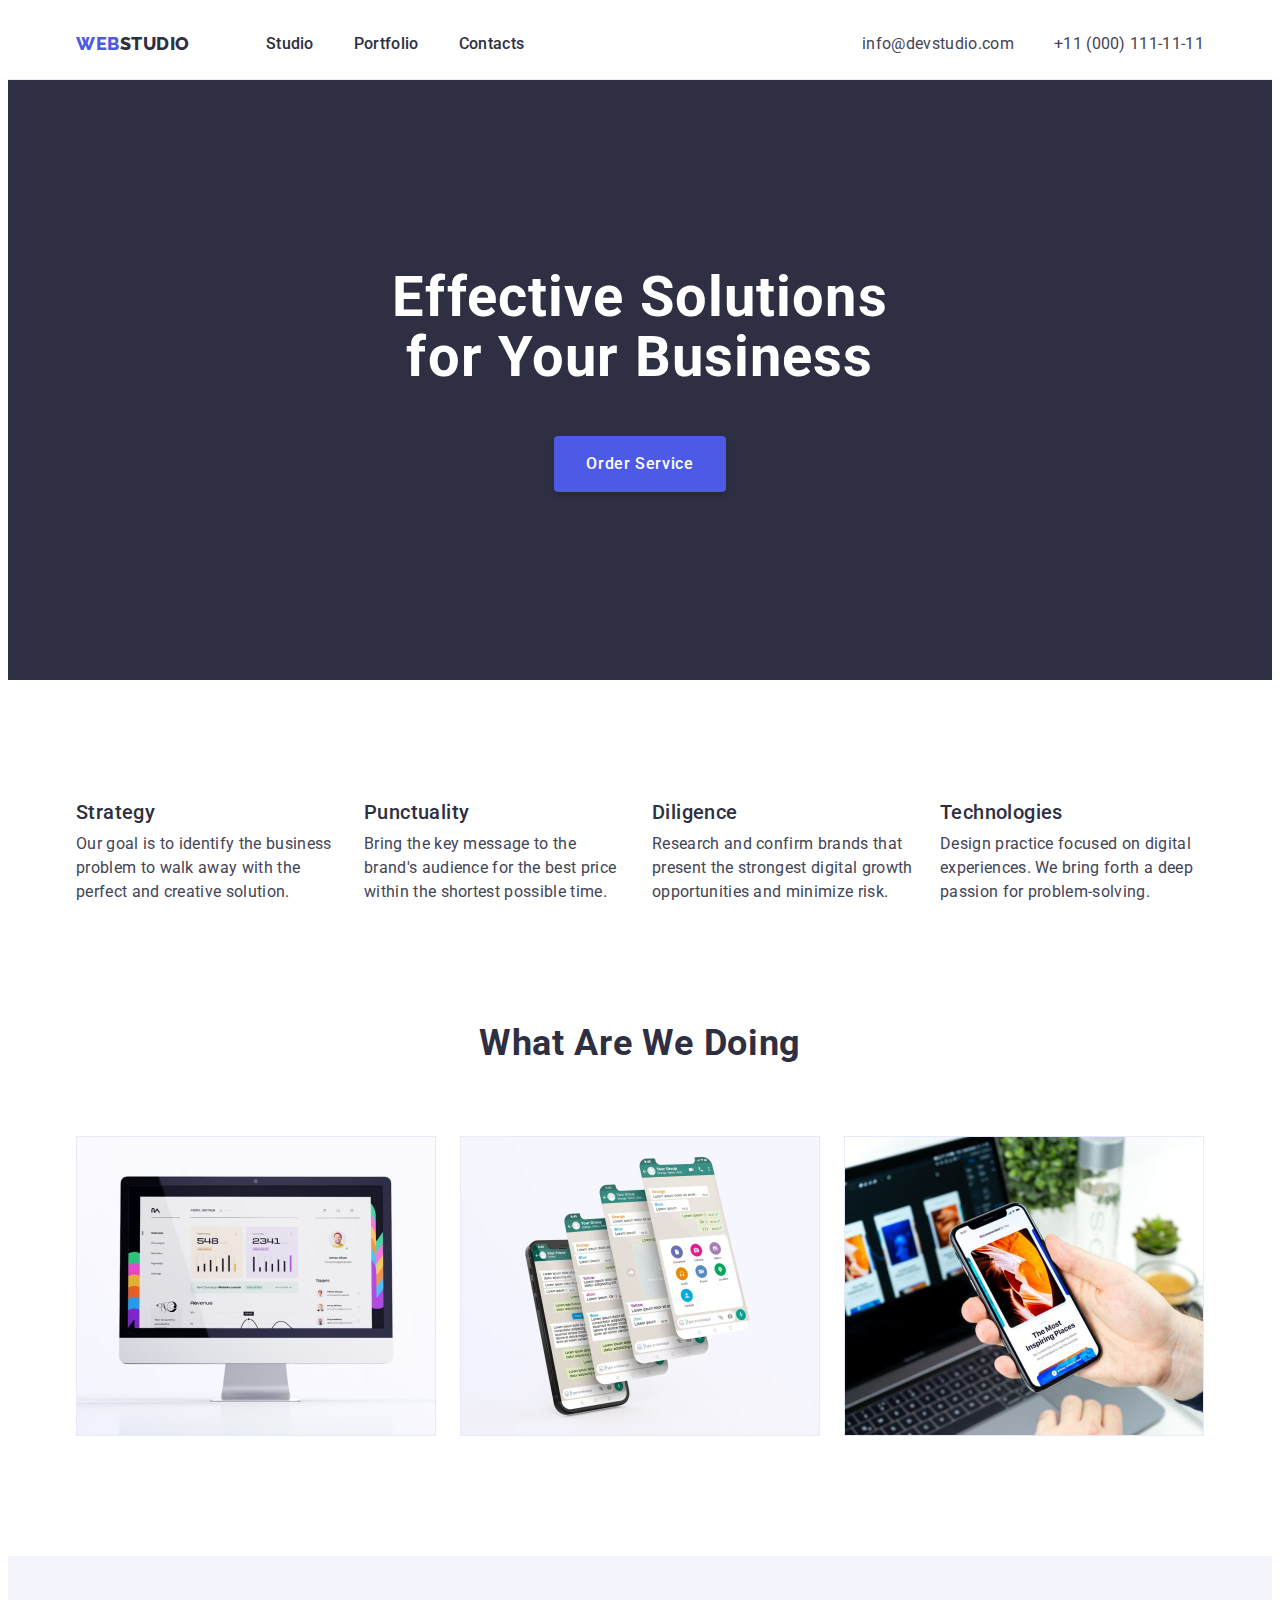
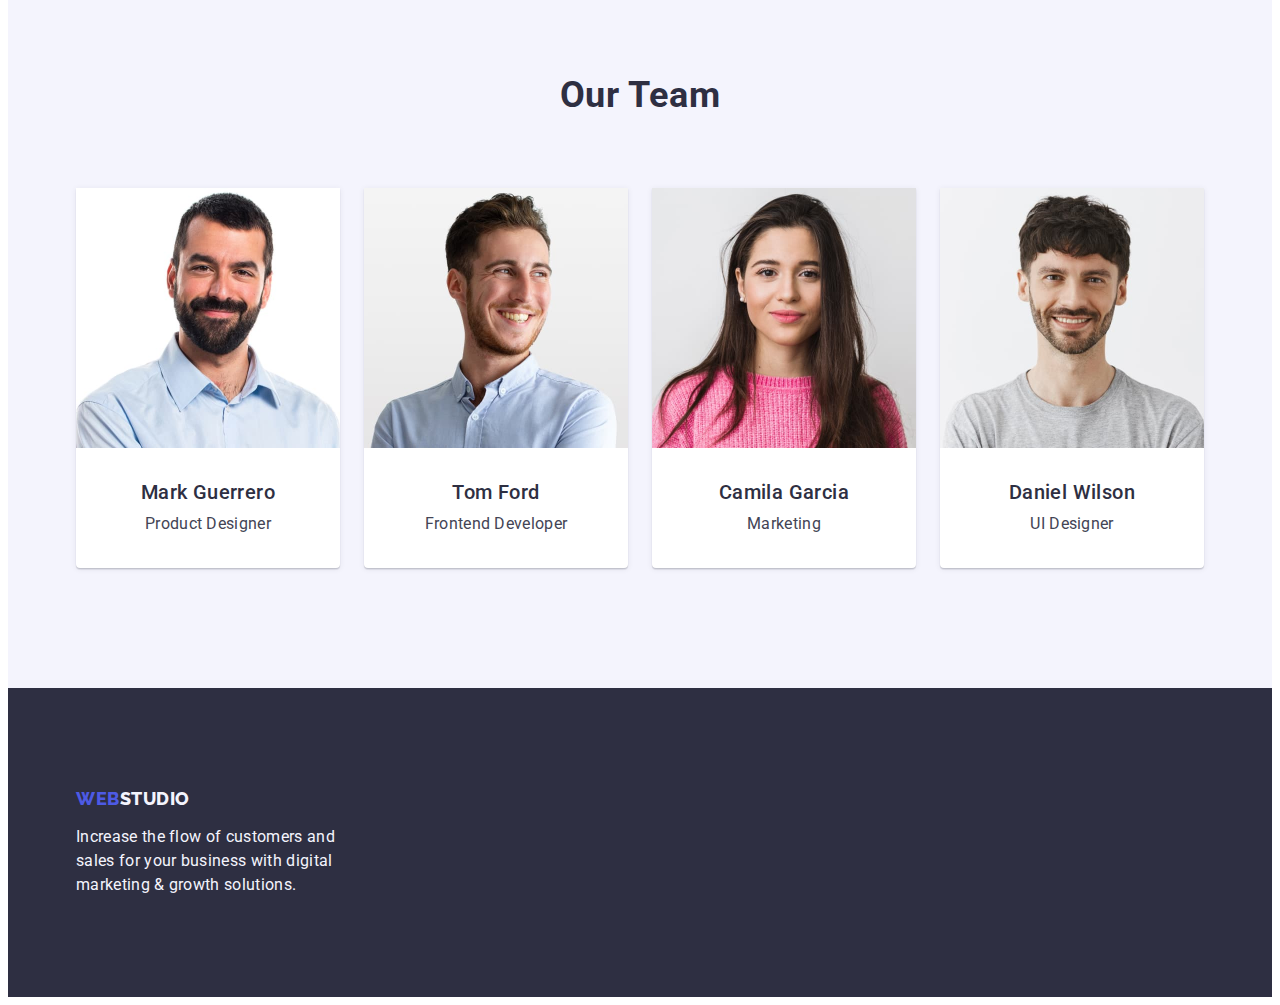
<file: index.html>
<!DOCTYPE html>
<html lang="en">
  <head>
    <meta charset="UTF-8" />
    <meta name="viewport" content="width=device-width, initial-scale=1.0" />
    <link rel="preconnect" href="https://fonts.googleapis.com" />
    <link rel="preconnect" href="https://fonts.gstatic.com" crossorigin />
    <link
      href="https://fonts.googleapis.com/css2?family=Raleway:wght@800&family=Roboto:wght@400;500;700&display=swap"
      rel="stylesheet"
    />
    <link
      rel="stylesheet"
      href="https://cdnjs.cloudflare.com/ajax/libs/modern-normalize/2.0.0/modern-normalize.min.css"
      integrity="sha512-4xo8blKMVCiXpTaLzQSLSw3KFOVPWhm/TRtuPVc4WG6kUgjH6J03IBuG7JZPkcWMxJ5huwaBpOpnwYElP/m6wg=="
      crossorigin="anonymous"
      referrerpolicy="no-referrer"
    />
    <link rel="stylesheet" href="./css/style.css" />
    <title>WebStudio</title>
  </head>
  <body>
    <header class="header">
      <!-- -------------------------------header-section------------------------------- -->

      <div class="container header-container">
        <nav class="header-nav">
          <a href="./index.html" class="logo link"
            >Web<span class="logo-dark">Studio</span>
          </a>
          <ul class="header-nav-list list">
            <li class="nav-list-item">
              <a href="./index.html" class="nav-list-content link body-text">
                Studio
              </a>
            </li>
            <li class="nav-list-item">
              <a href="./portfolio.html" class="nav-list-content link body-text"
                >Portfolio
              </a>
            </li>
            <li class="nav-list-item">
              <a href="" class="nav-list-content link body-text">Contacts</a>
            </li>
          </ul>
        </nav>

        <address class="header-address">
          <ul class="header-address-list list">
            <li class="address-list-item">
              <a
                href="mailto:info@devstudio.com"
                class="address-list-content link body-text"
                >info@devstudio.com</a
              >
            </li>
            <li class="address-list-item">
              <a
                href="tel:+110001111111"
                class="address-list-content link body-text"
                >+11 (000) 111-11-11</a
              >
            </li>
          </ul>
        </address>
      </div>
    </header>

    <main class="main-block">
      <!-- -------------------------------herro-section------------------------------- -->

      <section class="herro">
        <div class="container herro-container">
          <h1 class="herro-title h-one-text">
            Effective Solutions for Your Business
          </h1>
          <button type="button" class="herro-button button-text">
            Order Service
          </button>
        </div>
      </section>
      <!-- -------------------------------benefits-section------------------------------- -->

      <section class="benefits-section">
        <div class="container">
          <h2 class="visually-hidden benefits-title h-two-text">Benefits</h2>
          <ul class="benefits-list list">
            <li class="benefits-list-item">
              <h3 class="benefits-list-title h-three-text">Strategy</h3>
              <p class="benefits-list-text body-text">
                Our goal is to identify the business problem to walk away with
                the perfect and creative solution.
              </p>
            </li>
            <li class="benefits-list-item">
              <h3 class="benefits-list-title h-three-text">Punctuality</h3>
              <p class="benefits-list-text body-text">
                Bring the key message to the brand's audience for the best price
                within the shortest possible time.
              </p>
            </li>
            <li class="benefits-list-item">
              <h3 class="benefits-list-title h-three-text">Diligence</h3>
              <p class="benefits-list-text body-text">
                Research and confirm brands that present the strongest digital
                growth opportunities and minimize risk.
              </p>
            </li>
            <li class="benefits-list-item">
              <h3 class="benefits-list-title h-three-text">Technologies</h3>
              <p class="benefits-list-text body-text">
                Design practice focused on digital experiences. We bring forth a
                deep passion for problem-solving.
              </p>
            </li>
          </ul>
        </div>
      </section>
      <!-- -------------------------------product-section------------------------------- -->

      <section class="product-section">
        <div class="container">
          <h2 class="product-section-title h-two-text">What are we doing</h2>
          <ul class="product-section-list list">
            <li class="product-section-items">
              <img
                class="product-section-img"
                src="./images/product/product1.jpg"
                alt="computer app"
                width="360"
              />
            </li>
            <li class="product-section-items">
              <img
                class="product-section-img"
                src="./images/product/product2.jpg"
                alt="mobille app"
                width="360"
              />
            </li>
            <li class="product-section-items">
              <img
                class="product-section-img"
                src="./images/product/product3.jpg"
                alt="mobille app"
                width="360"
              />
            </li>
          </ul>
        </div>
      </section>
      <!-- -------------------------------team-section------------------------------- -->

      <section class="team-section">
        <div class="container">
          <h2 class="team-title h-two-text">Our Team</h2>
          <ul class="team-list list">
            <li class="team-list-item">
              <img
                class="team-list-img"
                src="./images/team/our-team1.jpg"
                alt="team member (male)"
                width="264"
              />
              <div class="title-text-container">
                <h3 class="team-list-title h-three-text">Mark Guerrero</h3>
                <p class="team-list-text body-text">Product Designer</p>
              </div>
            </li>
            <li class="team-list-item">
              <img
                class="team-list-img"
                src="./images/team/our-team2.jpg"
                alt="team member (male)"
                width="264"
              />
              <div class="title-text-container">
                <h3 class="team-list-title h-three-text">Tom Ford</h3>
                <p class="team-list-text body-text">Frontend Developer</p>
              </div>
            </li>
            <li class="team-list-item">
              <img
                class="team-list-img"
                src="./images/team/our-team3.jpg"
                alt="team member (female)"
                width="264"
              />
              <div class="title-text-container">
                <h3 class="team-list-title h-three-text">Camila Garcia</h3>
                <p class="team-list-text body-text">Marketing</p>
              </div>
            </li>
            <li class="team-list-item">
              <img
                class="team-list-img"
                src="./images/team/our-team4.jpg"
                alt="team member (male)"
                width="264"
              />
              <div class="title-text-container">
                <h3 class="team-list-title h-three-text">Daniel Wilson</h3>
                <p class="team-list-text body-text">UI Designer</p>
              </div>
            </li>
          </ul>
        </div>
      </section>
    </main>
    <footer class="footer">
      <!-- -------------------------------footer-section------------------------------- -->

      <div class="container footer-container">
        <a href="./index.html" class="logo link"
          >Web<span class="logo-light">Studio</span></a
        >
        <p class="footer-text body-text">
          Increase the flow of customers and sales for your business with
          digital marketing & growth solutions.
        </p>
      </div>
    </footer>
  </body>
</html>
</file>
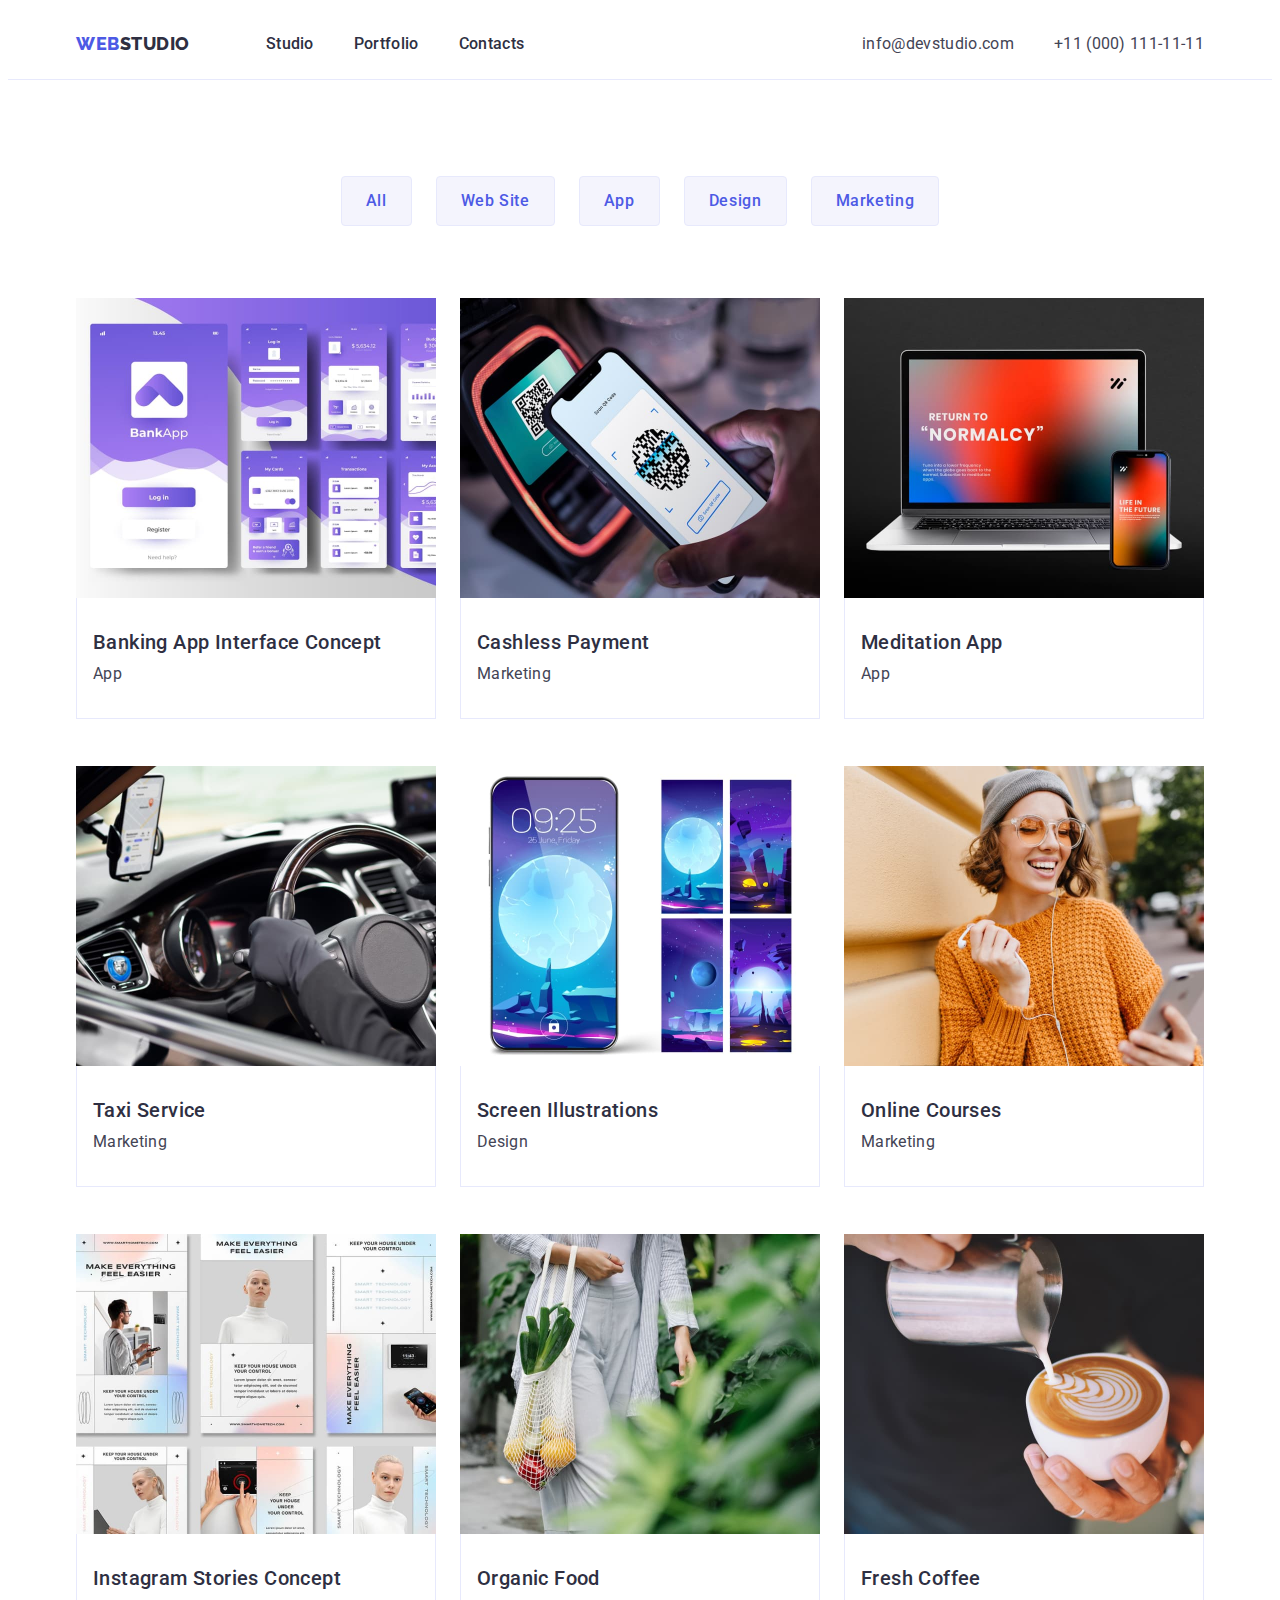
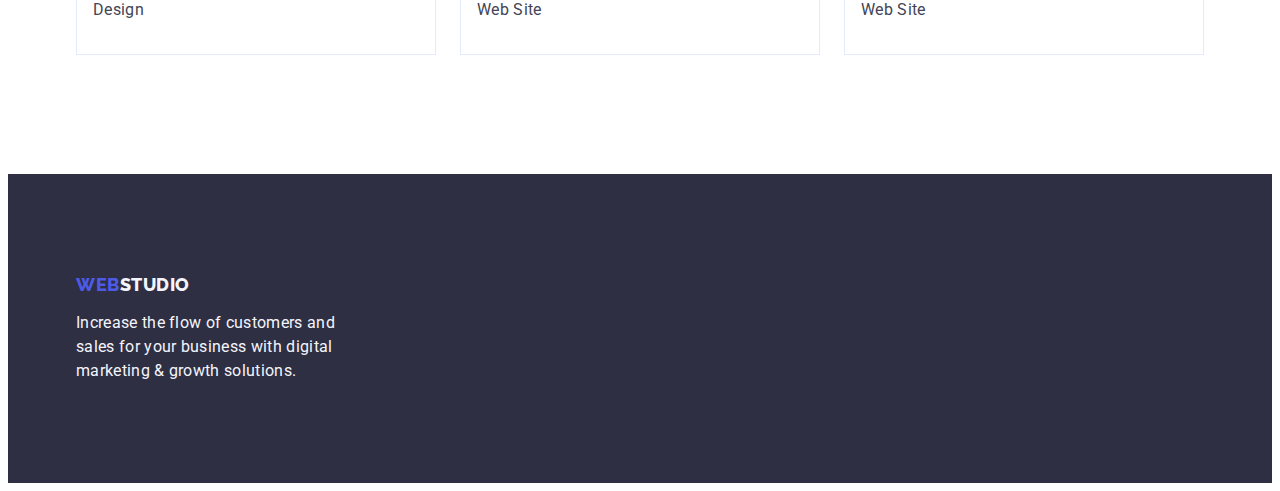
<file: portfolio.html>
<!DOCTYPE html>
<html lang="en">
  <head>
    <meta charset="UTF-8" />
    <meta name="viewport" content="width=device-width, initial-scale=1.0" />
    <link rel="preconnect" href="https://fonts.googleapis.com" />
    <link rel="preconnect" href="https://fonts.gstatic.com" crossorigin />
    <link
      href="https://fonts.googleapis.com/css2?family=Raleway:wght@800&family=Roboto:wght@400;500;700&display=swap"
      rel="stylesheet"
    />
    <link
      rel="stylesheet"
      href="https://cdnjs.cloudflare.com/ajax/libs/modern-normalize/2.0.0/modern-normalize.min.css"
      integrity="sha512-4xo8blKMVCiXpTaLzQSLSw3KFOVPWhm/TRtuPVc4WG6kUgjH6J03IBuG7JZPkcWMxJ5huwaBpOpnwYElP/m6wg=="
      crossorigin="anonymous"
      referrerpolicy="no-referrer"
    />
    <link rel="stylesheet" href="./css/style.css" />
    <title>WebStudio</title>
  </head>
  <body>
    <header class="header">
      <!-- -------------------------------header-section------------------------------- -->

      <div class="container header-container">
        <nav class="header-nav">
          <a href="./index.html" class="logo link"
            >Web<span class="logo-dark">Studio</span></a
          >
          <ul class="header-nav-list list">
            <li class="nav-list-item">
              <a href="./index.html" class="nav-list-content link body-text">
                Studio</a
              >
            </li>
            <li class="nav-list-item">
              <a href="./portfolio.html" class="nav-list-content link body-text"
                >Portfolio</a
              >
            </li>
            <li class="nav-list-item">
              <a href="" class="nav-list-content link body-text">Contacts</a>
            </li>
          </ul>
        </nav>

        <address class="header-address">
          <ul class="header-address-list list">
            <li class="address-list-item">
              <a
                href="mailto:info@devstudio.com"
                class="address-list-content link body-text"
                >info@devstudio.com</a
              >
            </li>
            <li class="address-list-item">
              <a
                href="tel:+110001111111"
                class="address-list-content link body-text"
                >+11 (000) 111-11-11</a
              >
            </li>
          </ul>
        </address>
      </div>
    </header>
    <main>
      <section class="all-products-section">
        <div class="container">
          <!-- -------------------------------nav-section------------------------------- -->

          <h1 class="all-products-title visually-hidden">Products</h1>
          <ul class="all-products-nav list">
            <li class="product-nav-item">
              <button type="button" class="product-nav-button button-text">
                All
              </button>
            </li>
            <li class="product-nav-item">
              <button type="button" class="product-nav-button button-text">
                Web Site
              </button>
            </li>
            <li class="product-nav-item">
              <button type="button" class="product-nav-button button-text">
                App
              </button>
            </li>
            <li class="product-nav-item">
              <button type="button" class="product-nav-button button-text">
                Design
              </button>
            </li>
            <li class="product-nav-item">
              <button type="button" class="product-nav-button button-text">
                Marketing
              </button>
            </li>
          </ul>
          <!-- -------------------------------example-section------------------------------- -->

          <ul class="example-product-list list">
            <li class="product-list-item">
              <a href="" class="product-list-link link">
                <img
                  class="product-list-img"
                  src="./images/project-card/project-card-1.jpg"
                  alt="Banking App Interface Concept"
                  width="360"
                />
                <div class="title-text-container-portfolio">
                  <h2 class="product-list-title h-three-text">
                    Banking App Interface Concept
                  </h2>
                  <p class="product-list-text body-text">App</p>
                </div>
              </a>
            </li>
            <li class="product-list-item">
              <a href="" class="product-list-link link">
                <img
                  class="product-list-img"
                  src="./images/project-card/project-card-2.jpg"
                  alt="Banking App Interface Concept"
                  width="360"
                />
                <div class="title-text-container-portfolio">
                  <h2 class="product-list-title h-three-text">
                    Cashless Payment
                  </h2>
                  <p class="product-list-text body-text">Marketing</p>
                </div>
              </a>
            </li>
            <li class="product-list-item">
              <a href="" class="product-list-link link">
                <img
                  class="product-list-img"
                  src="./images/project-card/project-card-3.jpg"
                  alt="Banking App Interface Concept"
                  width="360"
                />
                <div class="title-text-container-portfolio">
                  <h2 class="product-list-title h-three-text">
                    Meditation App
                  </h2>
                  <p class="product-list-text body-text">App</p>
                </div>
              </a>
            </li>
            <li class="product-list-item">
              <a href="" class="product-list-link link">
                <img
                  class="product-list-img"
                  src="./images/project-card/project-card-4.jpg"
                  alt="Banking App Interface Concept"
                  width="360"
                />
                <div class="title-text-container-portfolio">
                  <h2 class="product-list-title h-three-text">Taxi Service</h2>
                  <p class="product-list-text body-text">Marketing</p>
                </div>
              </a>
            </li>
            <li class="product-list-item">
              <a href="" class="product-list-link link">
                <img
                  class="product-list-img"
                  src="./images/project-card/project-card-5.jpg"
                  alt="Banking App Interface Concept"
                  width="360"
                />
                <div class="title-text-container-portfolio">
                  <h2 class="product-list-title h-three-text">
                    Screen Illustrations
                  </h2>
                  <p class="product-list-text body-text">Design</p>
                </div>
              </a>
            </li>
            <li class="product-list-item">
              <a href="" class="product-list-link link">
                <img
                  class="product-list-img"
                  src="./images/project-card/project-card-6.jpg"
                  alt="Banking App Interface Concept"
                  width="360"
                />
                <div class="title-text-container-portfolio">
                  <h2 class="product-list-title h-three-text">
                    Online Courses
                  </h2>
                  <p class="product-list-text body-text">Marketing</p>
                </div>
              </a>
            </li>
            <li class="product-list-item">
              <a href="" class="product-list-link link">
                <img
                  class="product-list-img"
                  src="./images/project-card/project-card-7.jpg"
                  alt="Banking App Interface Concept"
                  width="360"
                />
                <div class="title-text-container-portfolio">
                  <h2 class="product-list-title h-three-text">
                    Instagram Stories Concept
                  </h2>
                  <p class="product-list-text body-text">Design</p>
                </div>
              </a>
            </li>
            <li class="product-list-item">
              <a href="" class="product-list-link link">
                <img
                  class="product-list-img"
                  src="./images/project-card/project-card-8.jpg"
                  alt="Banking App Interface Concept"
                  width="360"
                />
                <div class="title-text-container-portfolio">
                  <h2 class="product-list-title h-three-text">Organic Food</h2>
                  <p class="product-list-text body-text">Web Site</p>
                </div>
              </a>
            </li>
            <li class="product-list-item">
              <a href="" class="product-list-link link">
                <img
                  class="product-list-img"
                  src="./images/project-card/project-card-9.jpg"
                  alt="Banking App Interface Concept"
                  width="360"
                />
                <div class="title-text-container-portfolio">
                  <h2 class="product-list-title h-three-text">Fresh Coffee</h2>
                  <p class="product-list-text body-text">Web Site</p>
                </div>
              </a>
            </li>
          </ul>
        </div>
      </section>
    </main>
    <footer class="footer">
      <!-- -------------------------------footer-section------------------------------- -->

      <div class="container footer-container">
        <a href="./index.html" class="logo link"
          >Web<span class="logo-light">Studio</span></a
        >
        <p class="footer-text body-text">
          Increase the flow of customers and sales for your business with
          digital marketing & growth solutions.
        </p>
      </div>
    </footer>
  </body>
</html>
</file>
<file: css/style.css>
:root {
  --iris: #4d5ae5;
  --ocean: #404bbf;
  --navy-blue: #2e2f42;
  --green: #31d0aa;
  --slate: #434455;
  --light-slate: #8e8f99;
  --cornflower: #e7e9fc;
  --cloud: #f4f4fd;
  --white: #ffffff;
  --dairy: #fcfcfc;

  --primary-font: 'Roboto', sans-serif;
  --logo-font: 'Raleway', sans-serif;
}

.visually-hidden {
  position: absolute;
  width: 1px;
  height: 1px;
  margin: -1px;
  border: 0;
  padding: 0;
  white-space: nowrap;
  clip-path: inset(100%);
  clip: rect(0 0 0 0);
  overflow: hidden;
}

*,
*::before,
*::after {
  box-sizing: border-box;
}
body {
  font-family: var(--primary-font);
  color: var(--slate);
  background-color: var(--white);
}
h1,
h2,
h3,
h4,
h5,
h6,
p {
  margin: 0;
}
ul,
ol {
  margin: 0;
  padding: 0;
}
img {
  display: block;
}
.list {
  list-style: none;
}
.link {
  text-decoration: none;
}

.body-text {
  font-size: 16px;
  line-height: 1.5;
  letter-spacing: 0.32px;
}
.h-one-text {
  font-size: 56px;
  font-weight: 700;
  line-height: 1.07;
  letter-spacing: 1.12px;
}
.h-two-text {
  font-size: 36px;
  font-weight: 700;
  line-height: 1.11;
  letter-spacing: 0.72px;
  text-transform: capitalize;
}
.h-three-text {
  font-size: 20px;
  font-weight: 500;
  line-height: 1.2;
  letter-spacing: 0.4px;
}
.button-text {
  font-family: var(--primary-font);
  font-size: 16px;
  font-weight: 500;
  line-height: 1.5;
  letter-spacing: 0.64px;
}

.container {
  max-width: 1158px;
  margin: 0 auto;
  padding-left: 15px;
  padding-right: 15px;
}

.logo {
  font-family: var(--logo-font);
  font-weight: 800;
  font-size: 18px;
  line-height: 1.17;
  letter-spacing: 0.54px;
  text-transform: uppercase;
  color: var(--iris);
  margin-right: 76px;
}
.logo-light {
  color: var(--cloud);
}
.logo-dark {
  color: var(--navy-blue);
}
.footer {
  font-weight: 500;
  background-color: var(--navy-blue);
}
.footer-text {
  font-weight: 400;
  color: var(--cloud);
  width: 264px;
}

/* ==============================./index.html============================== */

/* ------------------------------header------------------------------ */
.header {
  background-color: var(--white);
  border-bottom: 1px solid var(--cornflower);
  height: 72px;
}
.header-container {
  display: flex;
  justify-content: space-between;
}
.header-nav {
  align-items: center;
  display: flex;
}
.header-nav-list {
  display: flex;
  gap: 40px;
}

.nav-list-content {
  color: var(--navy-blue);
  font-weight: 500;
  display: block;
  padding-top: 24px;
  padding-bottom: 24px;
}
.nav-list-content:hover,
.nav-list-content:focus {
  color: var(--ocean);
}
.header-address {
  font-style: normal;
  display: flex;
  align-self: center;
}
.header-address-list {
  display: flex;
  gap: 40px;
}
.address-list-content {
  font-weight: 400;
  color: var(--slate);
  padding-top: 24px;
  padding-bottom: 24px;
}
.address-list-content:hover,
.address-list-content:focus {
  color: var(--ocean);
}
/* ------------------------------herro------------------------------ */
.herro {
  background-color: var(--navy-blue);
  padding-top: 188px;
  padding-bottom: 188px;
}
.herro-title {
  color: var(--white);
  max-width: 496px;
  text-align: center;
  margin: 0 auto;
  margin-bottom: 48px;
}
.herro-button {
  display: block;
  background-color: var(--iris);
  color: var(--white);
  cursor: pointer;
  padding: 16px 32px;
  min-width: 169px;
  border-radius: 4px;
  box-shadow: 0px 4px 4px 0px rgba(0, 0, 0, 0.15);
  border: none;
  margin: 0 auto;
}
.herro-button:hover,
.herro-button:focus {
  background-color: var(--ocean);
}
/* ------------------------------benefits------------------------------ */
.benefits-section {
  padding-top: 120px;
  padding-bottom: 120px;
}
.benefits-list {
  display: flex;
  gap: 24px;
}
.benefits-list-title {
  color: var(--navy-blue);
  margin-bottom: 8px;
}
.benefits-list-text {
  width: 264px;
}
/* ------------------------------product-section------------------------------ */
.product-section {
  padding-bottom: 120px;
}
.product-section-title {
  color: var(--navy-blue);
  text-align: center;
  margin-bottom: 72px;
}
.product-section-list {
  display: flex;
  gap: 24px;
}
/* ------------------------------team-secrion------------------------------ */
.team-section {
  background-color: var(--cloud);
  padding-top: 120px;
  padding-bottom: 120px;
}
.team-title {
  text-align: center;
  color: var(--navy-blue);
  margin-bottom: 72px;
}
.team-list {
  display: flex;
  gap: 24px;
}
.team-list-item {
  background-color: var(--white);
  height: 380px;

  border-radius: 0px 0px 4px 4px;
  box-shadow: 0px 2px 1px 0px rgba(46, 47, 66, 0.08),
    0px 1px 1px 0px rgba(46, 47, 66, 0.16),
    0px 1px 6px 0px rgba(46, 47, 66, 0.08);
}
.title-text-container {
  padding-top: 32px;
  padding-bottom: 32px;
}
.team-list-title {
  color: var(--navy-blue);
  text-align: center;
  margin-bottom: 8px;
}
.team-list-text {
  text-align: center;
}
/* ------------------------------footer------------------------------ */
.footer {
  padding-top: 100px;
  padding-bottom: 100px;
}
.footer-container a {
  display: inline-block;
  margin-bottom: 16px;
  margin-right: 0;
}

/* ==============================portfolio.html============================== */

/* -------------------------------nav-section------------------------------- */
.all-products-section {
  padding-top: 96px;
  padding-bottom: 120px;
}
.all-products-nav {
  display: flex;
  justify-content: center;
  gap: 24px;
  margin-bottom: 72px;
}
.product-nav-button {
  background-color: var(--cloud);
  color: var(--iris);
  cursor: pointer;
  padding: 12px 24px;

  border-radius: 4px;
  border: 1px solid var(--cornflower);
}
.product-nav-button:hover,
.product-nav-button:focus {
  background-color: var(--ocean);
  color: var(--white);
  border: 1px solid transparent;
}
/* ------------------------------example-section------------------------------ */
.example-product-list {
  display: flex;
  flex-wrap: wrap;
  column-gap: 24px;
  row-gap: 48px;
}
.product-list-item {
  max-height: 420px;
}
.f-li {
  width: calc((100% - 48px) / 3);
}

.title-text-container-portfolio {
  border: 1px solid var(--cornflower);
  background-color: var(--white);
  padding: 32px 16px;
  border-top: none;
}
.product-list-title {
  color: var(--navy-blue);
  margin-bottom: 8px;
}
.product-list-text {
  color: var(--slate);
}
</file>
